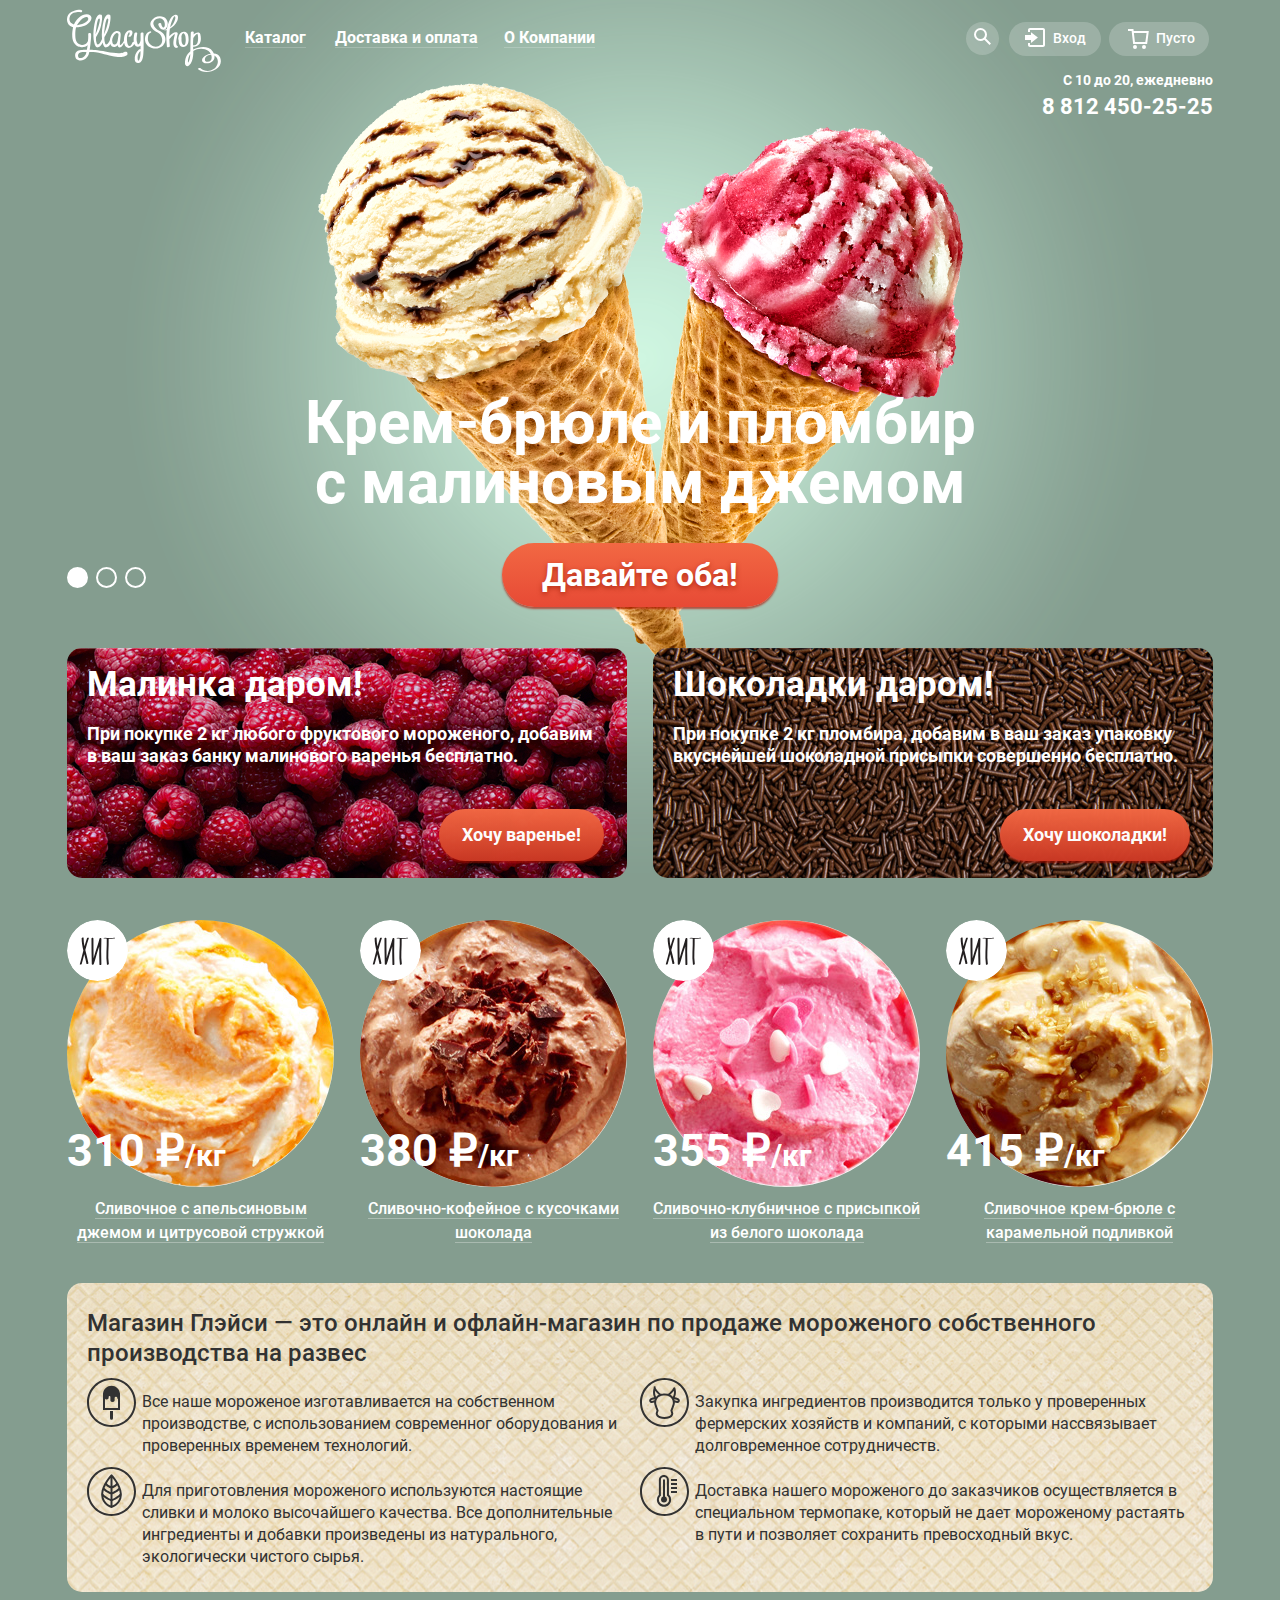
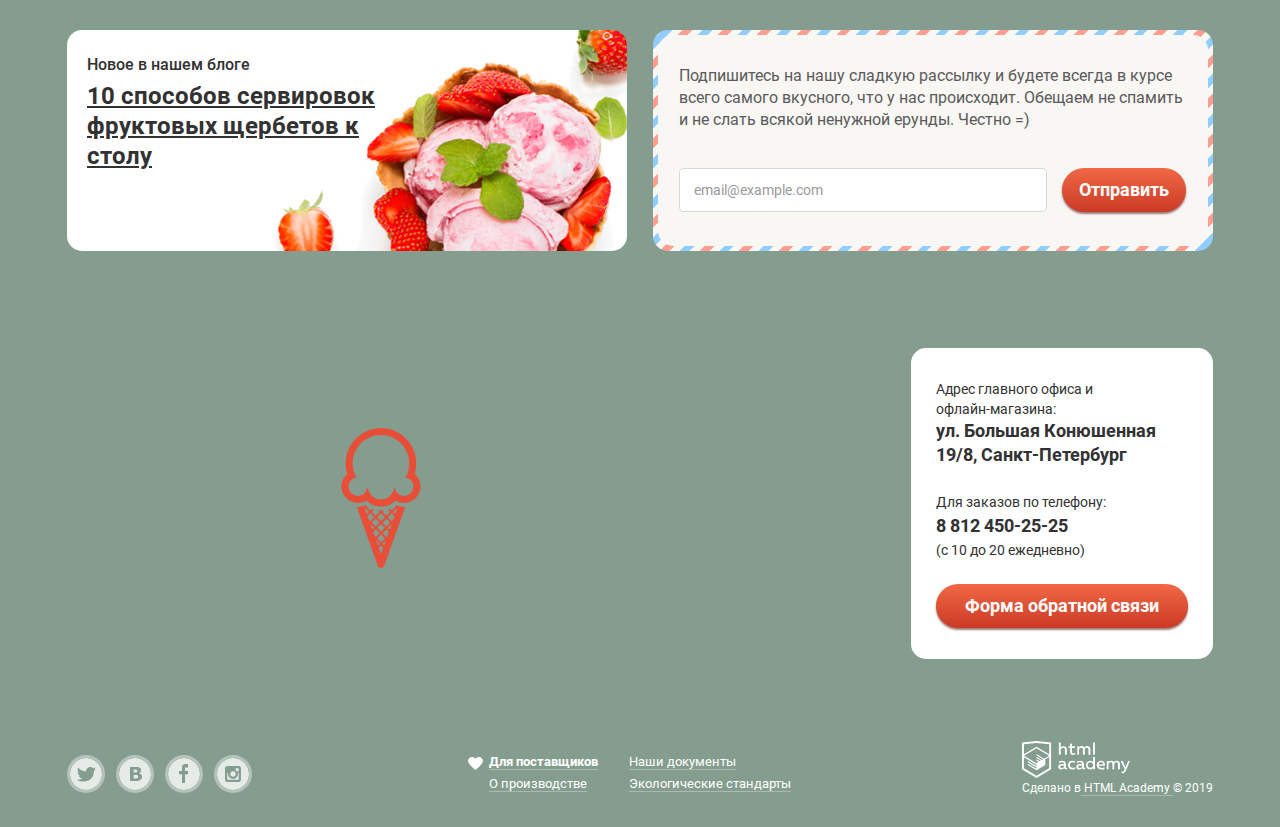
<file: index.html>
<!DOCTYPE html>
<html lang="ru">

<head>
  <meta charset="utf-8">
  <title>HTML Academy: Глейси</title>
  <link href="css/normalize-min.css" rel="stylesheet">
  <link href="css/style-min.css" rel="stylesheet">
 </head>

<body>
  <input class="visually-hidden product-1" type="radio" id="product-1" name="toggle" checked>
  <input class="visually-hidden product-2" type="radio" id="product-2" name="toggle">
  <input class="visually-hidden product-3" type="radio" id="product-3" name="toggle">

  <div class="site-wrapper">
    <header class="main-header">
      <div class="container">
        <nav class="main-navigation">

          <a class="main-header-logo" href="index.html">
            <img src="img/logo.svg" width="154" height="64" alt="Логотип Глейсишопа">
          </a>

          <ul class="site-navigation list">
            <li class="site-nav catalog-open">
              <a href="catalog-item.html">Каталог</a>
              <ul class="catalog-list">
                <li class="catalog novelty"><a href="#">Новинки</a></li>
                <li class="catalog"><a href="catalog-item.html">Сливочное</a></li>
                <li class="catalog"><a href="#">Щербеты</a></li>
                <li class="catalog"><a href="#">Фруктовый лед</a></li>
                <li class="catalog last-product"><a href="#">Мелорин</a></li>
              </ul>
            </li>
            <li class="site-nav"><a href="delivery.html">Доставка и оплата</a></li>
            <li class="site-nav"><a href="aboutus.html">О Компании</a></li>
          </ul>

          <ul class="user-navigation list">
            <li class="search-open">
              <button type="button" class="button btn-search">
                <span class="visually-hidden">Поиск</span>
                <svg  width="17" height="17" viewBox="0 0 17 17"><path fill="#fff" d="M16.958 15.527L11.75 10.32A6.455 6.455 0 0 0 13 6.5 6.5 6.5 0 1 0 6.5 13a6.465 6.465 0 0 0 3.839-1.263l5.205 5.204 1.414-1.414zM6.5 11C4.019 11 2 8.981 2 6.5S4.019 2 6.5 2 11 4.019 11 6.5 8.981 11 6.5 11z" /></svg>
              </button>
              <form action="https://echo.htmlacademy.ru" method="get" class="form-search">
                <label for="search" class="visually-hidden">Поиск</label>
                <input type="search" class="site-search text-search-login" name="search" id="search" placeholder="Крем-брюле">
              </form>
            </li>

            <li class="enter-open">
              <button type="button" class="button btn-enter">
                <svg width="21" height="19" viewBox="0 0 21 19"><g fill="#fff"><path d="M6 14.875L12.917 9.5 6 4.125v2.917H-.042v4.917H6z" /><path d="M18 0H5C3.9 0 3 .9 3 2v2h2V2h13v15H5v-2H3v2c0 1.1.9 2 2 2h13c1.1 0 2-.9 2-2V2c0-1.1-.9-2-2-2z" /></g></svg>
                Вход
              </button>
              <form action="https://echo.htmlacademy.ru" method="post" class="form-login">
                <label for="email" class="visually-hidden">Электронная почта</label>
                <input type="email" class="email-login text-search-login" name="email" id="email" placeholder="email@example.com">
                <label for="password" class="visually-hidden">Пароль</label>
                <input type="password" class="password-login text-search-login" name="password" id="password" placeholder="••••••••">
                <div class="columns">
                  <button type="submit" class="red-button btn-login">Войти</button>
                  <div class="lost-password">
                    <a href="#">Забыли пароль?</a>
                    <a href="#">Новая регистрация</a>
                  </div>
                </div>
              </form>
            </li>

            <li>
              <button type="button" class="button btn-empty">
                <svg width="21" height="20" viewBox="0 0 21 20"><g fill="#FFF"><path d="M5.657 2.031L5.422 0H0v2h3.64l1.5 13h13.988l1.699-12.969H5.657zM17.372 13H6.922L5.888 4.031h12.66L17.372 13z" /><circle cx="6.984" cy="18" r="2" /><circle cx="15.984" cy="18" r="2" /></g></svg>
                Пусто
              </button>
            </li>
          </ul>

        </nav>
      </div>
    </header>

    <main>

      <div class="container work-information-box">
        <div class="work-information">
          <p class="time-inform">С 10 до 20, ежедневно</p>
          <a class="tel-inform" href="tel:88124502525">8 812 450-25-25</a>
        </div>
      </div>

      <div class="container">
        <section class="slider list">
          <div class="slider-controls">
            <label for="product-1">Первый</label>
            <label for="product-2">Второй</label>
            <label for="product-3">Третий</label>
          </div>
          <ul class="list">
            <li class="slider-item slide" id="slide1">
              <h2 class="slide-title">
                Крем-брюле и пломбир с малиновым джемом
              </h2>
              <a class="slide-button" href="#">Давайте оба!</a>
            </li>
            <li class="slider-item slide" id="slide2">
              <h2 class="slide-title">
                Шоколадный пломбир и лимонный сорбет
              </h2>
              <a class="slide-button" href="#">Давайте оба!</a>
            </li>
            <li class="slider-item slide" id="slide3">
              <h2 class="slide-title">
                Пломбир с помадкой и клубничный щербет
              </h2>
              <a class="slide-button" href="#">Давайте оба!</a>
            </li>
          </ul>
        </section>
      </div>

      <div class="container">
        <div class="banners">
          <section class="raspberries-banner list">
            <h3 class="caption-banner">Малинка даром!</h3>
            <p class="offer-banner">При покупке 2 кг любого фруктового мороженого, добавим в ваш заказ банку малинового варенья бесплатно.</p>
            <p class="right-note list"><a href="#" class="red-button btn-buy">Хочу варенье!</a></p>
          </section>
          <section class="chocolate-banner list">
            <h3 class="caption-banner">Шоколадки даром!</h3>
            <p class="offer-banner">При покупке 2 кг пломбира, добавим в ваш заказ упаковку вкуснейшей шоколадной присыпки совершенно бесплатно.</p>
            <p class="right-note"><a href="#" class="red-button btn-buy">Хочу шоколадки!</a></p>
          </section>
        </div>
      </div>

      <div class="container-catalog">
        <section>
          <h4 class="visually-hidden">Каталог товаров</h4>
          <ul class="product-list list">
            <li class="product-item">
              <article class="product">
                <img class="product-hit" src="img/hit.svg" width="61" height="61" alt="Хит">
                <img src="img/product-1.jpg" width="267" height="267" alt="Сливочное с апельсиновым джемом и цитрусовой стружкой">
                <p class="product-cost">310 ₽<span>/кг</span></p>
                <h3 class="product-title"><a class="product-offer link" href="#">Сливочное с апельсиновым джемом и цитрусовой стружкой</a></h3>
                <a href="#" class="red-button btn-product">Быстрый просмотр</a>
              </article>
            </li>
            <li class="product-item">
              <article class="product">
                <img class="product-hit" src="img/hit.svg" width="61" height="61" alt="Хит">
                <img src="img/product-2.jpg" width="267" height="267" alt="Сливочно-кофейное с кусочками шоколада">
                <p class="product-cost">380 ₽<span>/кг</span></p>
                <h3 class="product-title"><a class="product-offer link" href="#">Сливочно-кофейное с кусочками шоколада</a></h3>
                <a href="#" class="red-button btn-product">Быстрый просмотр</a>
              </article>
            </li>
            <li class="product-item">
              <article class="product">
                <img class="product-hit" src="img/hit.svg" width="61" height="61" alt="Хит">
                <img src="img/product-3.jpg" width="267" height="267" alt="Сливочно-клубничное с  присыпкой из белого шоколада">
                <p class="product-cost">355 ₽<span>/кг</span></p>
                <h3 class="product-title"><a class="product-offer link" href="#">Сливочно-клубничное с присыпкой из белого шоколада</a></h3>
                <a href="#" class="red-button btn-product">Быстрый просмотр</a>
              </article>
            </li>
            <li class="product-item">
              <article class="product">
                <img class="product-hit" src="img/hit.svg" width="61" height="61" alt="Хит">
                <img src="img/product-4.jpg" width="267" height="267" alt="Сливочное крем-брюле с карамельной подливкой">
                <p class="product-cost">415 ₽<span>/кг</span></p>
                <h3 class="product-title"><a class="product-offer link" href="#">Сливочное крем-брюле с карамельной подливкой</a></h3>
                <a href="#" class="red-button btn-product">Быстрый просмотр</a>
              </article>
            </li>
          </ul>
        </section>
      </div>

      <div class="container-advantages">
        <section class="advantages">
          <h1 class="page-title"> Магазин Глэйси — это онлайн и офлайн-магазин по продаже мороженого собственного производства на развес</h1>
          <ul class="advantages-list list">
            <li class="advantage-production">
              Все наше мороженое изготавливается на собственном производстве, с использованием современног оборудования и проверенных временем технологий.
            </li>
            <li class="advantage-partners">
              Закупка ингредиентов производится только у проверенных фермерских хозяйств и компаний, с которыми нассвязывает долговременное сотрудничеств.
            </li>
            <li class="advantage-eco">
              Для приготовления мороженого используются настоящие сливки и молоко высочайшего качества. Все дополнительные ингредиенты и добавки произведены из натурального, экологически чистого сырья.
            </li>
            <li class="advantage-delivery">
              Доставка нашего мороженого до заказчиков осуществляется в специальном термопаке, который не дает мороженому растаять в пути и позволяет сохранить превосходный вкус.
            </li>
          </ul>
        </section>
      </div>

      <div class="container">
        <div class="news-subscribe">
          <article class="news">
            <p class="note">Новое в нашем блоге</p>
            <a class="ten-ways" href="https://ten-ways.com">10 способов сервировок фруктовых щербетов к столу</a>
          </article>
          <section class="subscribe">
            <h5 class="visually-hidden">Рассылка</h5>
            <form class="subscribe-bg" action="https://echo.htmlacademy.ru" method="post">
              <p class="post-text">
                Подпишитесь на нашу сладкую рассылку и будете всегда в курсе всего самого вкусного, что у нас
                происходит. Обещаем не спамить и не слать всякой ненужной ерунды. Честно =)
              </p>
              <div class="columns-post">
                <label for="mailing" class="visually-hidden">Рассылка</label>
                <input class="email-example text-login" type="email" name="mailing" id="mailing" placeholder="email@example.com">
                <button type="submit" class="red-button btn-email">Отправить</button>
              </div>
            </form>
          </section>
        </div>
      </div>
      
      <section class="contacts">
        <div class="map">
        <h6 class="visually-hidden">Карта</h6>
        <iframe src="https://www.google.com/maps/embed?pb=!1m18!1m12!1m3!1d1998.6036253002806!2d30.320858715677204!3d59.93871916905467!2m3!1f0!2f0!3f0!3m2!1i1024!2i768!4f13.1!3m3!1m2!1s0x4696310fca145cc1%3A0x42b32648d8238007!2z0JHQvtC70YzRiNCw0Y8g0JrQvtC90Y7RiNC10L3QvdCw0Y8g0YPQuy4sIDE5LzgsINCh0LDQvdC60YIt0J_QtdGC0LXRgNCx0YPRgNCzLCAxOTExODY!5e0!3m2!1sru!2sru!4v1584783902827!5m2!1sru!2sru" width="1880" height="430" allowfullscreen></iframe> 
        <img src="img/map-background.png" width="1880" height="430" alt="Главный офис и офлайн-магазин на карте по адресу ул. Большая Конюшенная, д. 19/8, г. Санкт-Петербург">
        <img class="icon-ice-cream" src="img/pin.svg" width="80" height="140" alt="Вкусная мороженка"> 
        </div>
        <div class="container-map">
          <section class="contacts-info">
            <p class="address-office">
              Адрес главного офиса
              и офлайн-магазина:
            </p>
            <span class="street-office"> ул. Большая Конюшенная 19/8, Санкт-Петербург</span>
            <p class="address-phone">
              Для заказов по телефону:
              <a class="contact-phone" href="tel:88124502525">8 812 450-25-25</a>
              (с 10 до 20 ежедневно)
            </p>
            <a href="#" class="red-button btn-feedback">Форма обратной связи</a>
          </section>
        </div>
      </section>  
      
    </main>

    <div class="container">
      <footer class="main-footer list">

        <ul class="footer-social list">
          <li><a href="#" class="social social-tw"><span class="visually-hidden">Твиттер</span></a></li>
          <li><a href="#" class="social social-vk"> <span class="visually-hidden">Вконтакте</span></a></li>
          <li><a href="#" class="social social-fs"> <span class="visually-hidden">Фейсбук</span></a></li>
          <li><a href="#" class="social social-inst"> <span class="visually-hidden">Инстаграм</span></a></li>
        </ul>

        <ul class="information-list list">
          <li class="information-for-suppliers"><a class="link" href="#">Для поставщиков</a></li>
          <li class="information-about-us"><a class="link" href="#">Наши документы</a></li>
          <li class="information-about-us"><a class="link" href="#">О производстве</a></li>
          <li class="information-about-us"><a class="link" href="#">Экологические стандарты</a></li>
        </ul>

        <p class="html-academy">
          <a href="https://htmlacademy.ru/intensive/htmlcss"><img class="logo-html" src="img/logo-htmlacademy.svg" width="108" height="39" alt="HTML Academy"></a>
          Сделано в<a class="link" href="https://htmlacademy.ru/intensive/htmlcss"> HTML Academy </a>© 2019
        </p>

      </footer>
    </div>

    <section class="feedback-form">
      <form class="response-form" action="https://echo.htmlacademy.ru" method="post">
        <p class="response-title">Мы обязательно вам ответим!</p>
        <ul class="list">
          <li>
             <label for="feedback-name" class="visually-hidden">Имя Фамилия</label>
             <input class="response-data text-response" type="text" name="feedback-name" id="feedback-name" placeholder="Имя Фамилия">
          </li>
          <li>
             <label for="feedback-email" class="visually-hidden">Почта</label>
             <input class="response-data text-response" type="email" name="feedback-email" id="feedback-email" placeholder="email@example.com">
          </li>
          <li>
             <label for="fieldback-comment" class="visually-hidden">Комментарий</label>
             <textarea class="response-comment text-response-textarea" name="fieldback-comment" id="fieldback-comment" rows="5" placeholder="В свободной форме"></textarea>
          </li>
        </ul>
        <button type="submit" class="red-button btn-send">Отправить</button>
        <button type="button" class="btn-close"><span class="visually-hidden"> Закрыть окно</span></button>
      </form>
    </section> 

  </div> 
  
  <script src="js/script-min.js"></script>

</body>

</html>
</file>
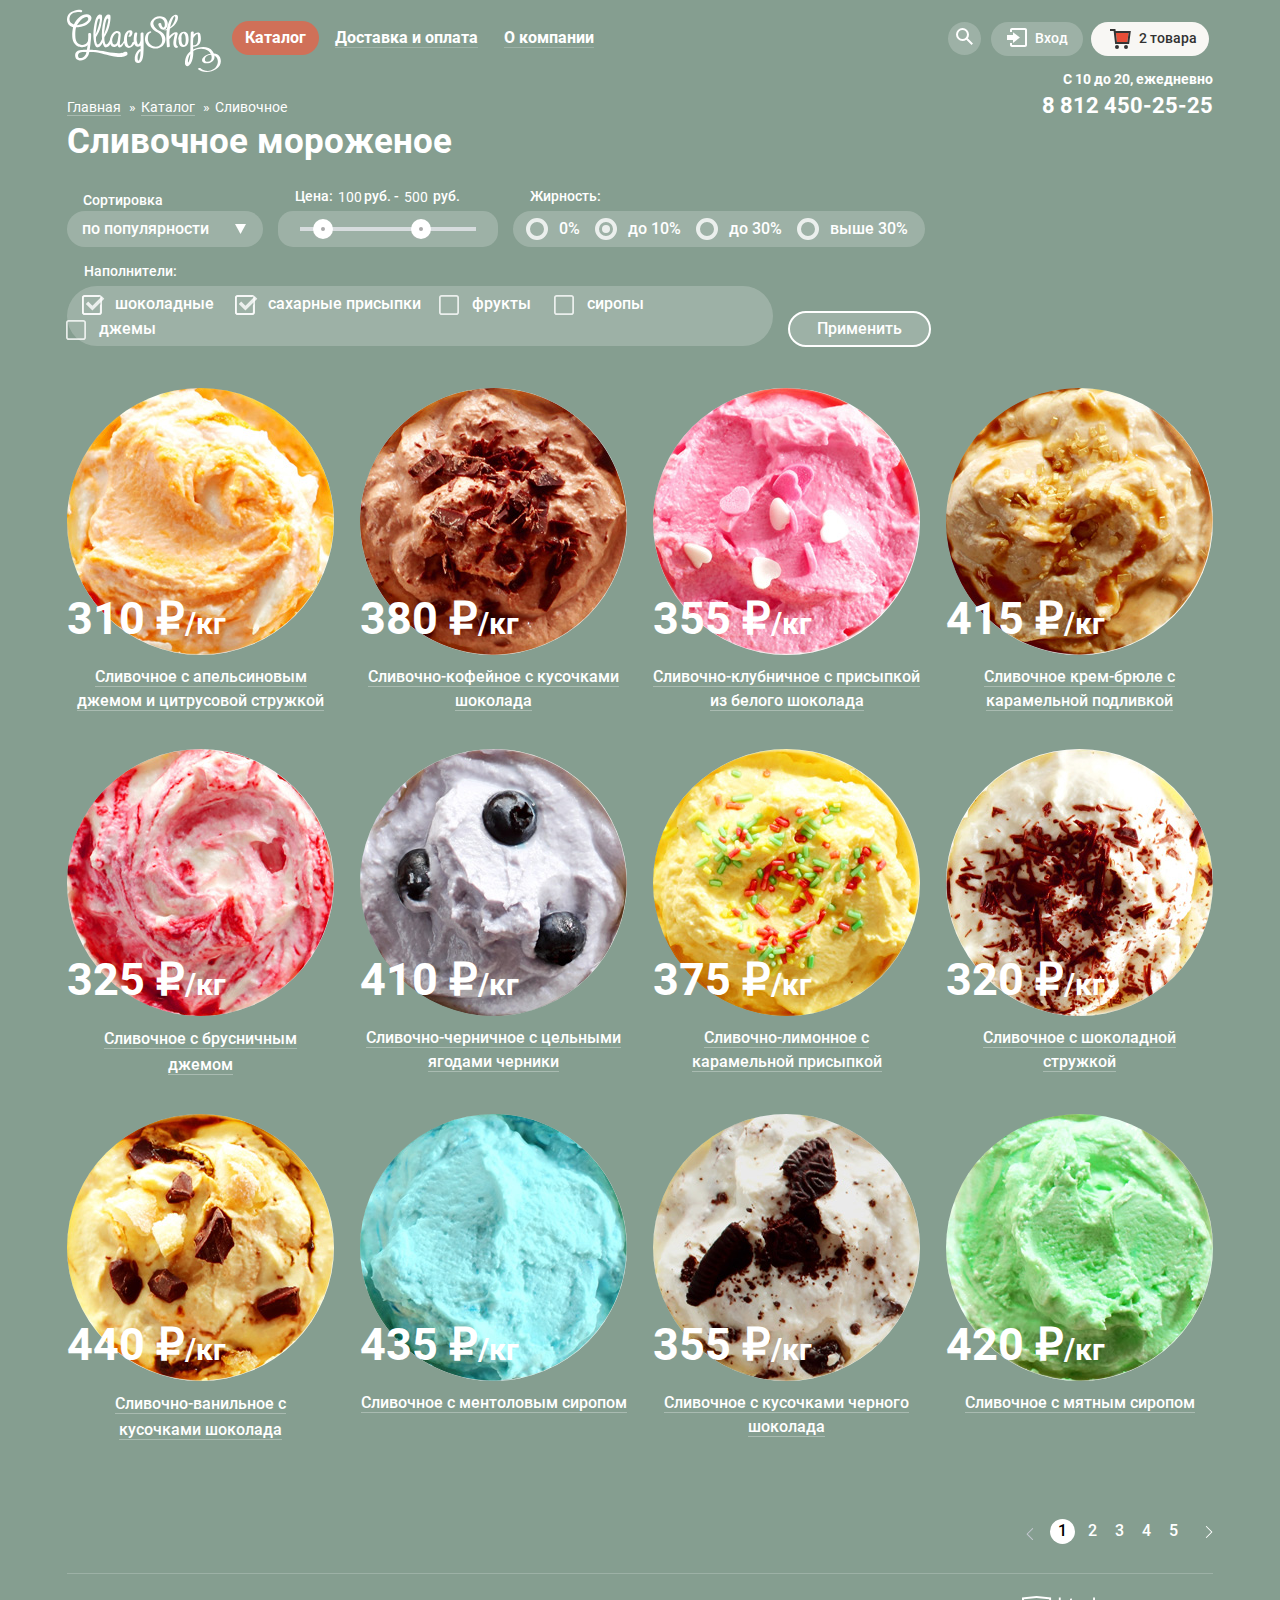
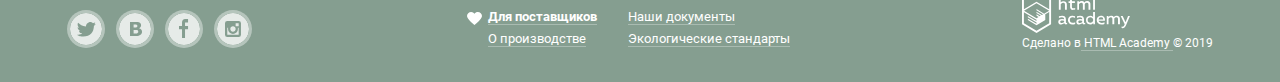
<file: catalog-item.html>
<!DOCTYPE html>
<html lang="ru">

<head>
  <meta charset="utf-8">
  <title>HTML Academy: Глейси</title>
  <link href="css/normalize-min.css" rel="stylesheet">
  <link href="css/style-min.css" rel="stylesheet">
</head>

<body>
  <header class="main-header">
    <div class="container">
      <nav class="main-navigation">

        <a href="index.html">
          <img src="img/logo.svg" width="154" height="64" alt="Логотип Глейсишопа">
        </a>

        <ul class="site-navigation list">
          <li class="site-nav catalog-open">
            <a class="site-nav-current" href="catalog-item.html">Каталог</a>
            <ul class="catalog-list catalog-list-current">
              <li class="catalog novelty"><a href="#">Новинки</a></li>
              <li class="catalog catalog-current"><a href="#">Сливочное</a></li>
              <li class="catalog"><a href="#">Щербеты</a></li>
              <li class="catalog"><a href="#">Фруктовый лед</a></li>
              <li class="catalog last-product"><a href="#">Мелорин</a></li>
            </ul>
          </li>
          <li class="site-nav"><a href="delivery.html">Доставка и оплата</a></li>
          <li class="site-nav"><a href="aboutus.html">О компании</a></li>
        </ul>

        <ul class="user-navigation list">
          <li class="search-open">
            <button type="button" class="button btn-search">
              <span class="visually-hidden">Поиск</span>
              <svg  width="17" height="17" viewBox="0 0 17 17"><path fill="#fff" d="M16.958 15.527L11.75 10.32A6.455 6.455 0 0 0 13 6.5 6.5 6.5 0 1 0 6.5 13a6.465 6.465 0 0 0 3.839-1.263l5.205 5.204 1.414-1.414zM6.5 11C4.019 11 2 8.981 2 6.5S4.019 2 6.5 2 11 4.019 11 6.5 8.981 11 6.5 11z" /></svg>
            </button>
            <form action="https://echo.htmlacademy.ru" class="form-search" method="get">
              <label for="search" class="visually-hidden">Поиск</label>
              <input type="search" class="site-search text-search-login" name="search" id="search" placeholder="Крем-брюле">
            </form>
          </li>

          <li class="enter-open">
            <button type="button" class="button btn-enter">
              <svg  width="21" height="19" viewBox="0 0 21 19"><g fill="#fff"><path d="M6 14.875L12.917 9.5 6 4.125v2.917H-.042v4.917H6z" /> <path d="M18 0H5C3.9 0 3 .9 3 2v2h2V2h13v15H5v-2H3v2c0 1.1.9 2 2 2h13c1.1 0 2-.9 2-2V2c0-1.1-.9-2-2-2z" /></g></svg>
              Вход
            </button>
            <form action="https://echo.htmlacademy.ru" class="form-login" method="post">
              <label for="email" class="visually-hidden">Электронная почта</label>
              <input type="email" class="email-login text-search-login" name="email" id="email" placeholder="email@example.com">
              <label for="password" class="visually-hidden">Пароль</label>
              <input type="password" class="password-login text-search-login" name="password" id="password" placeholder="••••••••">
              <div class="columns">
                <button type="submit" class="red-button btn-login">Войти</button>
                <div class="lost-password">
                  <a href="#">Забыли пароль?</a>
                  <a href="#">Новая регистрация</a>
                </div>
              </div>
            </form>
          </li>

          <li class="basket-open">
            <button type="button" class="button btn-empty btn-full">
              <svg  width="21" height="20" viewBox="0 0 21 20"><path fill="#E84D37" d="M5.888 4.031L6.922 13h10.45l1.176-8.969z" /><circle fill="#343434" cx="6.984" cy="18" r="2" /><circle fill="#343434" cx="15.984" cy="18" r="2" /><path fill="#343434" d="M5.657 2.031L5.422 0H0v2h3.64l1.5 13h13.988l1.699-12.969H5.657zM17.372 13H6.922L5.888 4.031h12.66L17.372 13z" /></svg>
              2 товара
            </button>
            <div class="basket-box">
              <table class="table-width">
                <tbody class="table-underline">
                  <tr>
                    <td class="cell-one"><button type="button" class="icon-small-cross"><span class="visually-hidden">Удалить товар из корзины</span></button></td>
                    <td class="cell-two"><img src="img/product-1.jpg" width="33" height="33" alt="Сливочное с апельсиновым джемом и цитрусовой стружкой"></td>
                    <td class="cell-three">Пломбир с апельсиновым джемом</td>
                    <td class="cell-four">1,5 кг х <span class="pale">200 руб.</span></td>
                    <td class="cell-five">300 руб.</td>
                  </tr>
                  <tr>
                    <td class="cell-six"><button type="button" class="icon-small-cross"><span class="visually-hidden">Удалить товар из корзины</span></button></td>
                    <td class="cell-seven"><img src="img/product-3.jpg" width="33" height="33" alt="Сливочно-клубничное с  присыпкой из белого шоколада"></td>
                    <td class="cell-eight">Клубничный пломбир с присыпкой из белого шоколада</td>
                    <td class="cell-nine">1,5 кг х <span class="pale">200 руб.</span></td>
                    <td class="cell-ten">450 руб.</td>
                  </tr>
                </tbody>
                <tfoot>
                  <tr>
                    <td class="cell-eleven" colspan="5">Итого:750 руб.</td>
                  </tr>
                </tfoot>
              </table>
              <a href="#" class="red-button btn-checkout">Оформить заказ</a>
            </div>
          </li>
        </ul>

      </nav>
    </div>
  </header>

  <main>
    <div class="container information-breadcrumbs-box">
      <ul class="breadcrumbs list">
        <li><a class="link" href="index.html">Главная</a></li>
        <li><a class="link" href="catalog.html">Каталог</a></li>
        <li><a>Сливочное</a></li>
      </ul>
      <div class="work-information">
        <p class="time-inform">С 10 до 20, ежедневно</p>
        <a class="tel-inform" href="tel:88124502525">8 812 450-25-25</a>
      </div>        
    </div>

    <div class="container">
      <h1 class="subject">Сливочное мороженое</h1>
      <section>
        <h4 class="visually-hidden">Фильтры мороженного</h4>
        <form action="https://echo.htmlacademy.ru" class="filter-form" method="get">

          <fieldset class="filter-qualification list filter-sorting">
            <label for="sorting">Сортировка</label>
            <select name="sorting" id="sorting" class="option">
              <option value="по популярности">по популярности</option>
              <option value="сначала недорогие">сначала недорогие</option>
              <option value="сначала дорогие">сначала дорогие</option>
              <option value="по жирности">по жирности</option>
            </select>
          </fieldset>

          <fieldset class="filter-qualification list">
            <legend class="price-controls">
                Цена:
                <input name="min-price" type="number" value="100">руб. -
                <input name="max-price" type="number" value="500"> руб. 
            </legend>
            <div class="range-controls">
              <div class="scale">
                <div class="toggle toggle-min"></div>
                <div class="toggle toggle-max"></div>
              </div>
            </div>
          </fieldset>

          <fieldset class="filter-qualification list filter-fat">
            <legend>Жирность:</legend>
            <ul class="list">
              <li>
                <input class="visually-hidden" type="radio" name="richness" id="fat-zero" value="0%">
                <label for="fat-zero">0%</label>
              </li>
              <li>
                <input class="visually-hidden" type="radio" name="richness" id="fat-low" value="до 10%" checked>
                <label for="fat-low">до 10%</label>
              </li>
              <li>
                <input class="visually-hidden" type="radio" name="richness" id="fat-medium" value="до 30%">
                <label for="fat-medium">до 30%</label>
              </li>
              <li>
                <input class="visually-hidden" type="radio" name="richness" id="fat-high" value="выше 30%">
                <label for="fat-high">выше 30%</label>
              </li>
            </ul>
          </fieldset>

          <fieldset class="filter-qualification-filler list filter-filler">
            <legend>Наполнители:</legend>
            <ul class="list">
              <li>
                <input class="visually-hidden" type="checkbox" name="chocolate-filler" id="chocolate-filler" checked>
                <label for="chocolate-filler">шоколадные</label>
              </li>
              <li>
                <input class="visually-hidden" type="checkbox" name="sugar-filler" id="sugar-filler" checked>
                <label for="sugar-filler">сахарные присыпки</label>
              </li>
              <li>
                <input class="visually-hidden" type="checkbox" name="fruit" id="fruit">
                <label for="fruit">фрукты</label>
              </li>
              <li>
                <input class="visually-hidden" type="checkbox" name="syrups" id="syrups">
                <label for="syrups">сиропы</label>
              </li>
              <li>
                <input class="visually-hidden" type="checkbox" name="jams" id="jams">
                <label for="jams">джемы</label>
              </li>
            </ul>
          </fieldset>

          <button type="submit" class="btn-filter">Применить</button>

        </form>
      </section>
    </div>

    <div class="container-catalog">
      <section>
        <h2 class="visually-hidden"> Ассортимент мороженного </h2>
        <ul class="product-list list">
          <li class="product-item">
            <article class="product">
              <img src="img/product-1.jpg" width="267" height="267" alt="Сливочное с апельсиновым джемом и цитрусовой стружкой">
              <p class="product-cost"> 310 ₽<span>/кг</span></p>
              <h3 class="product-title"><a class="product-offer link" href="#">Сливочное с апельсиновым джемом и цитрусовой стружкой</a></h3>
              <a href="#" class="red-button btn-product">Быстрый просмотр</a>
            </article>
          </li>
          <li class="product-item">
            <article class="product">
              <img src="img/product-2.jpg" width="267" height="267" alt="Сливочно-кофейное с кусочками шоколада">
              <p class="product-cost"> 380 ₽<span>/кг</span></p>
              <h3 class="product-title"><a class="product-offer link" href="#">Сливочно-кофейное с кусочками шоколада</a></h3>
              <a href="#" class="red-button btn-product">Быстрый просмотр</a>
            </article>
          </li>
          <li class="product-item">
            <article class="product">
              <img src="img/product-3.jpg" width="267" height="267" alt="Сливочно-клубничное с  присыпкой из белого шоколада">
              <p class="product-cost">355 ₽<span>/кг</span></p>
              <h3 class="product-title"><a class="product-offer link" href="#">Сливочно-клубничное с присыпкой из белого шоколада</a></h3>
              <a href="#" class="red-button btn-product">Быстрый просмотр</a>
            </article>
          </li>
          <li class="product-item">
            <article class="product">
              <img src="img/product-4.jpg" width="267" height="267" alt="Сливочное крем-брюле с карамельной подливкой">
              <p class="product-cost"> 415 ₽<span>/кг</span></p>
              <h3 class="product-title"><a class="product-offer link" href="#">Сливочное крем-брюле с карамельной подливкой</a></h3>
              <a href="#" class="red-button btn-product">Быстрый просмотр</a>
            </article>
          </li>
          <li class="product-item">
            <article class="product">
              <img src="img/product-5.jpg" width="267" height="267" alt="Сливочное с брусничным джемом">
              <p class="product-cost">325 ₽<span>/кг</span></p>
              <h3 class="product-title-special"><a class="product-offer narrow-part link" href="#">Сливочное с брусничным джемом</a></h3>
              <a href="#" class="red-button btn-product">Быстрый просмотр</a>
            </article>
          </li>
          <li class="product-item">
            <article class="product">
              <img src="img/product-6.jpg" width="267" height="267" alt="Сливочно-черничное с цельными ягодами черники ">
              <p class="product-cost"> 410 ₽<span>/кг</span></p>
              <h3 class="product-title"><a class="product-offer link" href="#">Сливочно-черничное с цельными ягодами черники </a></h3>
              <a href="#" class="red-button btn-product">Быстрый просмотр</a>
            </article>
          </li>
          <li class="product-item">
            <article class="product">
              <img src="img/product-7.jpg" width="267" height="267" alt="Сливочно-лимонное с карамельной присыпкой">
              <p class="product-cost">375 ₽<span>/кг</span></p>
              <h3 class="product-title"><a class="product-offer link" href="#">Сливочно-лимонное с карамельной присыпкой</a></h3>
              <a href="#" class="red-button btn-product">Быстрый просмотр</a>
            </article>
          </li>
          <li class="product-item">
            <article class="product">
              <img src="img/product-8.jpg" width="267" height="267" alt="Сливочное с шоколадной стружкой">
              <p class="product-cost">320 ₽<span>/кг</span></p>
              <h3 class="product-title"><a class="product-offer link" href="#">Сливочное с шоколадной стружкой</a></h3>
              <a href="#" class="red-button btn-product">Быстрый просмотр</a>
            </article>
          </li>
          <li class="product-item">
            <article class="product">
              <img src="img/product-9.jpg" width="267" height="267" alt="Сливочно-ванильное с кусочками шоколада">
              <p class="product-cost"> 440 ₽<span>/кг</span></p>
              <h3 class="product-title-special"><a class="product-offer link" href="#">Сливочно-ванильное с кусочками шоколада</a></h3>
              <a href="#" class="red-button btn-product">Быстрый просмотр</a>
            </article>
          </li>
          <li class="product-item">
            <article class="product">
              <img src="img/product-10.jpg" width="267" height="267" alt="Сливочноe с ментоловым сиропом">
              <p class="product-cost">435 ₽<span>/кг</span></p>
              <h3 class="product-title"><a class="product-offer link" href="#">Сливочноe с ментоловым сиропом</a></h3>
              <a href="#" class="red-button btn-product">Быстрый просмотр</a>
            </article>
          </li>
          <li class="product-item">
            <article class="product">
              <img src="img/product-11.jpg" width="267" height="267" alt="Сливочное с кусочками черного шоколада">
              <p class="product-cost">355 ₽<span>/кг</span></p>
              <h3 class="product-title"><a class="product-offer link" href="#">Сливочное с кусочками черного шоколада</a></h3>
              <a href="#" class="red-button btn-product">Быстрый просмотр</a>
            </article>
          </li>
          <li class="product-item">
            <article class="product">
              <img src="img/product-12.jpg" width="267" height="267" alt="Сливочное с мятным сиропом">
              <p class="product-cost">420 ₽<span>/кг</span></p>
              <h3 class="product-title"><a class="product-offer link" href="#">Сливочное с мятным сиропом</a></h3>
              <a href="#" class="red-button btn-product">Быстрый просмотр</a>
            </article>
          </li>
        </ul>
      </section>
    </div>

    <div class="container">
      <ul class="pagination-list list">
        <li class="pagination-item arrow-prev"><a href="#"><span class="visually-hidden">Предыдущая страница</span></a></li>
        <li class="pagination-item pagination-current"><a>1</a></li>
        <li class="pagination-item"><a href="#">2</a></li>
        <li class="pagination-item"><a href="#">3</a></li>
        <li class="pagination-item"><a href="#">4</a></li>
        <li class="pagination-item"><a href="#">5</a></li>
        <li class="pagination-item arrow-next"><a  href="#"><span class="visually-hidden">Следующая страница</span></a>
        </li>
      </ul>
    </div>
  </main>

  <div class="container">
    <footer class="main-footer footer-catalog">

      <ul class="footer-social list">
        <li><a href="#" class="social social-tw"><span class="visually-hidden">Твиттер</span></a></li>
        <li><a href="#" class="social social-vk"> <span class="visually-hidden">Вконтакте</span></a></li>
        <li><a href="#" class="social social-fs"> <span class="visually-hidden">Фейсбук</span></a></li>
        <li><a href="#" class="social social-inst"> <span class="visually-hidden">Инстаграм</span></a></li>
      </ul>

      <ul class="information-list special-style">
        <li class="information-for-suppliers special-style"><a class="link" href="#">Для поставщиков</a></li>
        <li class="information-about-us special-style"><a class="link" href="#">Наши документы</a></li>
        <li class="information-about-us"><a class="link" href="#">О производстве</a></li>
        <li class="information-about-us"><a class="link" href="#">Экологические стандарты</a></li>
      </ul>

      <p class="html-academy">
        <a href="https://htmlacademy.ru/intensive/htmlcss"><img class="logo-html" src="img/logo-htmlacademy.svg" width="108" height="39" alt="HTML Academy"></a>
          Сделано в<a class="link" href="https://htmlacademy.ru/intensive/htmlcss"> HTML Academy </a>© 2019
      </p>

    </footer>
  </div>

</body>

</html>
</file>
<file: css/style-min.css>
@font-face{font-family:"Roboto";font-style:normal;font-weight:400;src:local(Roboto),local(Roboto-Regular),url(../fonts/roboto-v20-cyrillic-regular.woff2) format("woff2"),url(../fonts/roboto-v20-cyrillic-regular.woff) format("woff")}@font-face{font-family:"Roboto";font-style:normal;font-weight:500;src:local("Roboto Medium"),local(Roboto-Medium),url(../fonts/roboto-v20-cyrillic-500.woff2) format("woff2"),url(../fonts/roboto-v20-cyrillic-500.woff) format("woff")}@font-face{font-family:"Roboto";font-style:normal;font-weight:700;src:local("Roboto Bold"),local(Roboto-Bold),url(../fonts/roboto-v20-cyrillic-700.woff2) format("woff2"),url(../fonts/roboto-v20-cyrillic-700.woff) format("woff")}body{margin:0;padding:0;font-family:"Roboto","Arial",sans-serif;font-size:16px;font-weight:500;line-height:1.38;color:#fff;background-color:#859e90}html{-webkit-box-sizing:border-box;box-sizing:border-box}*,::before,::after{-webkit-box-sizing:inherit;box-sizing:inherit}.list{margin:0;padding:0;list-style:none}.visually-hidden{position:absolute;margin:-1px;padding:0;width:1px;height:1px;border:0;clip:rect(0,0,0,0);overflow:hidden}.link{text-decoration:none;color:#fff;border-bottom:1px solid rgba(255,255,255,.3)}.link:hover,.link:focus,.link:active{color:#ffbc9e;border-bottom:1px solid #ffbc9e}.container{position:relative;width:1200px;margin:0 auto;padding:0 27px}.container-catalog{width:1172px;margin:0 auto}.container-advantages{width:1200px;margin:0 auto}.container-map{position:relative;width:1200px;margin:0 auto}.red-button{display:inline-block;font-size:18px;font-weight:700;line-height:1.33;color:#fefefe;opacity:.99;text-align:center;border-radius:15px;background-color:#e74a35;-webkit-box-shadow:0 2px 2px 0 rgba(85,8,0,0.54);box-shadow:0 2px 2px 0 rgba(85,8,0,0.54);background-image:-webkit-gradient(linear,left bottom,left top,from(#ca3824),to(#f26843));background-image:-o-linear-gradient(bottom,#ca3824,#f26843);background-image:linear-gradient(to top,#ca3824,#f26843);border-radius:15px;background-color:#e74a35;vertical-align:middle;border:none}.red-button:hover,.red-button:focus{-webkit-box-shadow:0 1px 2px 0 #ac1000;box-shadow:0 1px 2px 0 #ac1000;background-image:-webkit-gradient(linear,left top,left bottom,from(rgba(255,255,255,0.2)),to(rgba(255,255,255,0.2))),-webkit-gradient(linear,left bottom,left top,from(#e74a35),to(#f26843));background-image:-o-linear-gradient(top,rgba(255,255,255,0.2),rgba(255,255,255,0.2)),-o-linear-gradient(bottom,#e74a35,#f26843);background-image:linear-gradient(to bottom,rgba(255,255,255,0.2),rgba(255,255,255,0.2)),linear-gradient(to top,#e74a35,#f26843)}.red-button:active{-webkit-box-shadow:inset 0 2px 2px 0 #942718;box-shadow:inset 0 2px 2px 0 #942718;background-image:-webkit-gradient(linear,left top,left bottom,from(rgba(0,0,0,0.07)),to(rgba(0,0,0,0.07))),-webkit-gradient(linear,left bottom,left top,from(#e74a35),to(#f26843));background-image:-o-linear-gradient(top,rgba(0,0,0,0.07),rgba(0,0,0,0.07)),-o-linear-gradient(bottom,#e74a35,#f26843);background-image:linear-gradient(to bottom,rgba(0,0,0,0.07),rgba(0,0,0,0.07)),linear-gradient(to top,#e74a35,#f26843)}.button{display:inline-block;font-size:14px;font-weight:500;line-height:1.14;color:#fff;text-align:center;vertical-align:middle;border-radius:15px;border:none}.site-wrapper::before,.site-wrapper::after{content:"";visibility:hidden}.site-wrapper::before{background-image:url(../img/slider-item2.png)}.site-wrapper::after{background-image:url(../img/slider-item3.png)}.site-wrapper{min-width:100%;background-color:#849d8f;background-image:url(../img/slider-item1.png);background-repeat:no-repeat;background-position:top center;-webkit-transition:background-image .5s ease,background-color .5s ease;-o-transition:background-image .5s ease,background-color .5s ease;transition:background-image .5s ease,background-color .5s ease}.slider{position:relative;padding-top:274px;padding-bottom:41px;text-align:center;color:#fff}.slide-title{width:700px;margin:0 auto;margin-bottom:30px;font-size:60px;line-height:60px;font-weight:800}.slide-button{display:inline-block;padding:10px 40px;font-weight:700;font-size:32px;line-height:1.38;text-align:center;color:#fff;vertical-align:top;text-decoration:none;text-shadow:0 2px 5px rgba(160,32,11,0.76);background:#f26843;border-radius:50px;background:-webkit-gradient(linear,left top,left bottom,from(#f26843),to(#e74a35));background:-o-linear-gradient(top,#f26843 0%,#e74a35 100%);background:linear-gradient(to bottom,#f26843 0%,#e74a35 100%);-webkit-box-shadow:0 2px 2px rgba(172,16,0,0.64);box-shadow:0 2px 2px rgba(172,16,0,0.64);border:none;cursor:pointer}.slide-button:hover{-webkit-box-shadow:0 2px 2px 0 #ac1000;box-shadow:0 2px 2px 0 #ac1000;background-image:-webkit-gradient(linear,left top,left bottom,from(rgba(255,255,255,0.2)),to(rgba(255,255,255,0.2))),-webkit-gradient(linear,left bottom,left top,from(#e74a35),to(#f26843));background-image:-o-linear-gradient(top,rgba(255,255,255,0.2),rgba(255,255,255,0.2)),-o-linear-gradient(bottom,#e74a35,#f26843);background-image:linear-gradient(to bottom,rgba(255,255,255,0.2),rgba(255,255,255,0.2)),linear-gradient(to top,#e74a35,#f26843)}.slide-button:active{-webkit-box-shadow:inset 0 2px 2px 0 #942718;box-shadow:inset 0 2px 2px 0 #942718;background-image:-webkit-gradient(linear,left top,left bottom,from(rgba(0,0,0,0.07)),to(rgba(0,0,0,0.07))),-webkit-gradient(linear,left bottom,left top,from(#e74a35),to(#f26843));background-image:-o-linear-gradient(top,rgba(0,0,0,0.07),rgba(0,0,0,0.07)),-o-linear-gradient(bottom,#e74a35,#f26843);background-image:linear-gradient(to bottom,rgba(0,0,0,0.07),rgba(0,0,0,0.07)),linear-gradient(to top,#e74a35,#f26843)}.slider-controls{position:absolute;bottom:60px;left:0;z-index:20;font-size:0}.slide{display:none}.slider-controls label{display:inline-block;width:21px;height:21px;margin-right:8px;vertical-align:top;background-color:transparent;border:2px solid #fff;border-radius:50%;cursor:pointer}.product-1:checked ~ .site-wrapper{background-color:#849d8f;background-image:url(../img/slider-item1.png);background-position:top 0 center}.product-2:checked ~ .site-wrapper{background-color:#8996a6;background-image:url(../img/slider-item2.png);background-position:top 0 center}.product-3:checked ~ .site-wrapper{background-color:#9d8b84;background-image:url(../img/slider-item3.png);background-position:top 0 center}.product-1:checked ~ .site-wrapper #slide1,.product-2:checked ~ .site-wrapper #slide2,.product-3:checked ~ .site-wrapper #slide3{display:block}.product-1:hover ~ .site-wrapper label[for="product-1"],.product-2:hover ~ .site-wrapper label[for="product-2"],.product-3:hover ~ .site-wrapper label[for="product-3"]{background-color:rgba(255,255,255,0.4)}.product-1:active ~ .site-wrapper label[for="product-1"],.product-2:active ~ .site-wrapper label[for="product-2"],.product-3:active ~ .site-wrapper label[for="product-3"]{background-color:rgba(255,255,255)}.product-1:checked ~ .site-wrapper label[for="product-1"],.product-2:checked ~ .site-wrapper label[for="product-2"],.product-3:checked ~ .site-wrapper label[for="product-3"]{background-color:#fff}.main-header{margin-bottom:10px;padding-top:9px}.main-navigation{display:-webkit-box;display:-ms-flexbox;display:flex;-ms-flex-wrap:wrap;flex-wrap:wrap}.main-header-logo{width:154px;height:64px;margin-right:11px}.site-navigation{display:-webkit-box;display:-ms-flexbox;display:flex;flex-wrap:wrap;max-width:700px;margin-top:7px}.site-nav{position:relative;padding-top:5px}.site-nav > a{display:block;position:relative;padding:8px 13px;line-height:1.13;font-weight:700;color:#fff;text-decoration:none;border-radius:30px}.site-nav > a::before{content:"";position:absolute;top:26px;left:13px;height:1px;width:calc(100% - 26px);background-color:rgba(255,255,255,0.2)}.site-nav > a::after{content:"";position:absolute;bottom:-5px;left:0;width:100%;height:5px;background-color:transparent}.site-nav a:hover,.site-nav a:focus{color:#333;text-decoration:none;background-color:#f7f6f3}.site-nav > a:active{color:#323232;background-color:#ededed;box-shadow:inset 0 2px 1px 0 #696969}.site-nav-current{margin-left:11px;border-radius:30px;background-color:#d07058}.site-nav-current::before{display:none}.site-nav .site-nav-current:hover{color:#fff;background-color:#d07058}.catalog-open{margin-right:3px}.catalog-open:hover .catalog-list{display:block}.catalog-list{position:absolute;display:none;z-index:3;width:143px;top:43px;left:-5px;margin:0;padding:0;z-index:2;list-style:none;border-radius:5px;background-color:#f8f7f4;-webkit-box-shadow:0 20px 20px 0 rgba(0,0,0,0.4);box-shadow:0 20px 20px 0 rgba(0,0,0,0.4)}.catalog-list-current{position:absolute;top:43px;left:5px}.catalog a{display:block;padding:10px 20px;font-size:14px;font-weight:400;line-height:1.14;color:#323232;text-decoration:none}.last-product a{border-bottom-right-radius:5px;border-bottom-left-radius:5px}.catalog a:hover,.catalog a:focus{background-color:#fbded7}.catalog a:active{background-color:#f6b5a5}.catalog-current a{color:#fff;background-color:#d07058}.novelty > a{position:relative;font-weight:700;border-top-right-radius:5px;border-top-left-radius:5px}.novelty > a::after{position:absolute;content:"";bottom:0;left:5px;height:1px;width:128px;background-color:#d1d0ce}.user-navigation{display:-webkit-box;display:-ms-flexbox;display:flex;margin-top:13px;margin-left:auto}.user-navigation li{position:relative;margin:0 4px}.search-open,.enter-open{position:relative}.btn-search{margin-right:2px;width:33px;height:33px;border-radius:50px;background-color:rgba(255,255,255,0.2)}.btn-search::before{content:"";position:absolute;bottom:-5px;left:0;width:100%;height:5px;background-color:transparent}.btn-search:hover path{fill:#323232}.btn-enter{position:relative;padding:9px 15px 9px 44px;border-radius:30px;background-color:rgba(255,255,255,0.2)}.btn-enter::before{content:"";position:absolute;bottom:-5px;left:0;width:100%;height:5px;background-color:transparent}.btn-enter svg{position:absolute;top:6px;left:16px}.btn-enter:hover path{fill:#323232}.btn-empty{position:relative;padding:9px 14px 9px 47px;border-radius:30px;background-color:rgba(255,255,255,0.2)}.btn-empty svg{position:absolute;top:7px;left:19px}.btn-search:hover,.btn-enter:hover{color:#323232;background-color:#f8f7f4}.search-open:hover .form-search,.enter-open:hover .form-login{display:block}.form-search{position:absolute;display:none;z-index:3;top:37px;right:0;border-radius:5px;background-color:#f8f7f4;-webkit-box-shadow:0 20px 20px 0 rgba(0,0,0,0.4);box-shadow:0 20px 20px 0 rgba(0,0,0,0.4)}.site-search{margin:20px 15px;font-size:14px;padding:12px 14px;width:311px;border-radius:5px;border:solid 1px #d3d3d2;background-color:#fff}.form-login{position:absolute;display:none;top:37px;right:0;padding:21px 18px;z-index:3;border-radius:5px;background-color:#f8f7f4;-webkit-box-shadow:0 20px 20px 0 rgba(0,0,0,0.4);box-shadow:0 20px 20px 0 rgba(0,0,0,0.4)}.email-login{padding:12px 14px;font-size:14px;width:241px;border-radius:5px;border:1px solid #d3d3d2;background-color:#fff}.password-login{margin-top:20px;font-size:14px;padding:12px 14px;width:241px;border-radius:5px;border:1px solid #d3d3d2;background-color:#fff}.columns{display:-webkit-box;display:-ms-flexbox;display:flex;-webkit-box-align:center;-ms-flex-align:center;align-items:center}.lost-password{display:-webkit-box;display:-ms-flexbox;display:flex;-webkit-box-orient:vertical;-webkit-box-direction:normal;-ms-flex-direction:column;flex-direction:column;margin-top:18px}.lost-password a{font-size:13px;line-height:1.85;color:#323232}.lost-password a:hover,.lost-password a:focus,.lost-password a:active{color:#ffbc9e}.btn-login{margin-top:18px;margin-right:auto;padding:12px 25px;border-radius:30px}.text-search-login{font-weight:700;color:#323232;border:solid 1px rgba(178,178,178,0.52)}.text-search-login::-webkit-input-placeholder{font-weight:400;color:#999}.text-search-login::-moz-placeholder{font-weight:400;color:#999}.text-search-login:-ms-input-placeholder{font-weight:400;color:#999}.text-search-login::-ms-input-placeholder{font-weight:400;color:#999}.text-search-login::placeholder{font-weight:400;color:#999}.text-search-login:hover{padding:11px 13px;border:solid 2px rgba(154,154,154,0.52)}.text-search-login:focus{padding:11px 13px;color:#323232;border:solid 2px rgba(46,136,228,0.52)}.information-breadcrumbs-box{display:flex;justify-content:space-between;margin-top:-7px}.work-information-box{display:flex;justify-content:flex-end}.work-information{display:flex;flex-direction:column;margin-top:-26px}.time-inform{margin-bottom:6px;padding-top:2px;font-size:14px;font-weight:700;line-height:1.14;text-align:right;color:#fff}.tel-inform{font-size:22px;font-weight:700;line-height:1.09;text-align:right;color:#fff;text-decoration:none}.tel-inform:hover,.tel-inform:focus,.tel-inform:focus{color:#ffbc9e;text-decoration:underline}.banners{display:-webkit-box;display:-ms-flexbox;display:flex;-webkit-box-pack:justify;-ms-flex-pack:justify;justify-content:space-between;margin-bottom:34px}.raspberries-banner{width:560px;padding:17px 23px 17px 20px;font-size:18px;font-weight:700;line-height:1.22;border-radius:15px;background:#9e0f3d url(../img/raspberries-background.jpg) repeat}.chocolate-banner{width:560px;padding:17px 23px 17px 20px;font-size:18px;font-weight:700;line-height:1.22;border-radius:15px;background:#673d23 url(../img/chocolate-background.jpg) no-repeat}.caption-banner{margin:0;font-weight:700;font-size:35px;line-height:1.17;font-size:35px}.offer-banner{margin-top:17px;line-height:1.22;width:100%}.right-note{margin-top:42px;margin-bottom:0;text-align:right}.btn-buy{padding:14px 23px;color:rgba(255,255,255);opacity:.99;text-decoration:none;border-radius:30px;-webkit-box-shadow:0 2px 2px 0 rgba(172,16,0,0.64);box-shadow:0 2px 2px 0 rgba(172,16,0,0.64)}.product-list{display:-webkit-box;display:-ms-flexbox;display:flex;-ms-flex-wrap:wrap;flex-wrap:wrap}.product-item{width:25%;padding-top:2px}.product{position:relative;padding:6px 13px 66px;margin-bottom:-56px}.product img{border-radius:50%}.product:hover{width:100%;z-index:1;border-radius:5px;background-color:rgba(255,255,255,0.2);-webkit-box-shadow:0 20px 20px 0 rgba(0,0,0,0.4);box-shadow:0 20px 20px 0 rgba(0,0,0,0.4)}.product-hit{position:absolute;top:6px;left:auto;z-index:2;border-radius:50%}.product-cost{display:block;margin-top:-65px;margin-bottom:0;font-size:45px;font-weight:700;line-height:1}.product-cost span{font-size:30px;font-weight:700;line-height:1.5}.product-title{display:block;line-height:1.28;text-align:center}.product-title-special{max-width:198px;margin-left:34px;text-align:center}.product-offer{z-index:2;font-size:16px;font-weight:500;line-height:1.38;color:#fff;text-decoration:none;border-bottom:solid 1px rgba(255,255,255,.3)}.btn-product{display:none;position:absolute;bottom:22px;left:44px;padding:13px 17px;z-index:2;text-decoration:none;border-radius:30px;-webkit-box-shadow:0 1px 2px 0 #ac1000;box-shadow:0 1px 2px 0 #ac1000}.product:hover .btn-product{display:block}.advantages{padding:25px 20px 15px;margin-left:27px;margin-bottom:38px;margin-top:10px;font-weight:400;color:#323232;width:1146px;border-radius:15px;background:#ecddc1 url(../img/wafer-background.jpg) repeat}.page-title{margin:0;margin-bottom:10px;font-size:24px;font-weight:500;line-height:1.25;color:#323232}.advantages-list{display:-webkit-box;display:-ms-flexbox;display:flex;-webkit-box-pack:center;-ms-flex-pack:center;justify-content:center;-ms-flex-wrap:wrap;flex-wrap:wrap}.advantages-list li{position:relative;width:50%;padding:13px 5px 9px 55px}.advantage-production::before{position:absolute;top:0;left:0;width:49px;height:49px;content:url("../img/ice-cream.svg")}.advantage-eco::before{position:absolute;top:0;left:0;width:49px;height:49px;content:url("../img/eco.svg")}.advantage-partners::before{position:absolute;top:0;left:0;width:49px;height:49px;content:url("../img/cow.svg")}.advantage-delivery::before{position:absolute;top:0;left:0;width:49px;height:49px;content:url("../img/thermometer.svg")}.news-subscribe{display:-webkit-box;display:-ms-flexbox;display:flex;-webkit-box-pack:justify;-ms-flex-pack:justify;justify-content:space-between;margin-bottom:40px}.news{width:560px;padding:24px 20px;border-radius:15px;background-color:#fff;background:no-repeat;background-image:url(../img/strawberry-background.jpg)}.note{margin-top:0;margin-bottom:5px;color:#323232}.ten-ways{display:block;max-width:290px;font-size:24px;font-weight:700;line-height:1.25;color:#323232;text-decoration:underline}.news a:hover,.news a:focus,.news a:active{color:#ff6347}.subscribe{width:560px;padding:5px;border-radius:15px;background-image:repeating-linear-gradient(135deg,#f8f7f4 7px,#92cdff 7px,#92cdff 14px,#f8f7f4 14px,#f8f7f4 21px,#fe9e90 21px,#fe9e90 28px,#f8f7f4 28px,#f8f7f4 35px);background-repeat:no-repeat;background-color:#fff}.subscribe-bg{padding:30px 22px 34px 21px;color:#5a5a5a;border-radius:15px;background-color:#f8f7f4}.post-text{margin:0;font-weight:400}.columns-post{display:-webkit-box;display:-ms-flexbox;display:flex;height:44px;margin-top:37px}.email-example{padding:14px;font-size:14px;-webkit-box-flex:1;-ms-flex-positive:1;flex-grow:1;border-radius:5px;background-color:#fff;border:solid 1px rgba(178,178,178,0.52)}.text-login{font-weight:700;color:#323232;border:solid 1px rgba(178,178,178,0.52)}.text-login::-webkit-input-placeholder{font-weight:400;color:#999}.text-login::-moz-placeholder{font-weight:400;color:#999}.text-login:-ms-input-placeholder{font-weight:400;color:#999}.text-login::-ms-input-placeholder{font-weight:400;color:#999}.text-login::placeholder{font-weight:400;color:#999}.text-login:hover{padding:13px;border:solid 2px rgba(154,154,154,0.52)}.text-login:focus{padding:13px;color:#323232;border:solid 2px rgba(46,136,228,0.52)}.btn-email{padding:10px 17px;margin-left:15px;border-radius:30px;vertical-align:middle}.contacts{position:relative}.map{z-index:1;width:100%;height:430px;overflow:hidden}.icon-ice-cream{position:absolute;bottom:153px;left:341px;z-index:1}iframe{position:relative;border:0;width:100%;z-index:2}.contacts-info{position:absolute;z-index:3;bottom:62px;right:27px;width:302px;padding:31px 25px;font-size:14px;font-weight:400;line-height:1.43;color:#323232;border-radius:15px;background-color:#fff}.address-office{margin:0;padding-right:95px}.street-office{font-size:18px;font-weight:700;line-height:1.33;color:#323232}.address-phone{margin-top:9.8%;margin-bottom:24px}.contact-phone{display:block;font-size:18px;font-weight:700;line-height:1.57;text-decoration:none;color:#323232}.btn-feedback{display:block;margin-bottom:0;padding:10px 0;width:100%;border-radius:30px;text-align:center;text-decoration:none}.main-footer{display:-webkit-box;display:-ms-flexbox;display:flex;-ms-flex-wrap:wrap;flex-wrap:wrap;padding-bottom:16px}.main-footer a{font-size:13px;font-weight:700;color:#fff}.footer-social{display:-webkit-box;display:-ms-flexbox;display:flex;margin:37px auto 0 3px}.social{display:block;margin-right:17px;width:32px;height:32px;border-radius:50%;-webkit-box-shadow:0 0 0 3px rgba(255,255,255,.5);box-shadow:0 0 0 3px rgba(255,255,255,.5)}.social-tw{background:url(../img/twitter.svg) no-repeat;opacity:.8}.social-vk{background:url(../img/vk.svg) no-repeat;opacity:.8}.social-fs{background:url(../img/fb.svg) no-repeat;opacity:.8}.social-inst{background:url(../img/instagram.svg) no-repeat;opacity:.8}.social-tw:hover,.social-tw:focus,.social-vk:hover,.social-vk:focus,.social-fs:hover,.social-fs:focus,.social-inst:hover,.social-inst:focus{opacity:1}.social-tw:active,.social-tw:active,.social-vk:active,.social-vk:active,.social-fs:active,.social-fs:active,.social-inst:active,.social-inst:active{opacity:.4}.information-list{display:-webkit-box;display:-ms-flexbox;display:flex;-ms-flex-wrap:wrap;flex-wrap:wrap;max-width:333px;margin-bottom:17px;margin-top:29px;margin-right:200px;list-style:none}.special-style{max-width:374px}.information-list li{width:50%}.information-list li:nth-child(2),.information-list li:nth-child(4){margin-left:-27px}.information-about-us a{font-size:13px;font-weight:400;line-height:1.23;text-decoration:none}.information-for-suppliers a{position:relative;font-size:13px;font-weight:700;line-height:1.23;text-decoration:none}.information-for-suppliers a:before{content:url("../img/heart.svg");position:absolute;top:3px;left:-21px}.html-academy{margin-top:20px;font-size:12px;font-weight:400;line-height:1.5;color:#fefefe}.html-academy a{font-size:12px;font-weight:400;line-height:1.5}.logo-html{display:block;margin-top:-1px}@keyframes bounce{0%{transform:translateY(-2000px)}70%{transform:translateY(30px)}90%{transform:translateY(-10px)}100%{transform:translateY(0)}}@keyframes shake{0%,100%{transform:translateX(0)}10%,30%,50%,70%,90%{transform:translateX(-10px)}20%,40%,60%,80%{transform:translateX(10px)}}.feedback-form{display:none;position:absolute;top:25%;left:50%;margin-left:-239px;z-index:5}.feedback-show{display:block;animation:bounce .6s}.feedback-error{animation:shake .6s}.response-form{position:relative;padding:19px 25px 26px;margin-bottom:40px;width:478px;border-radius:10px;background-color:#f8f7f4}.response-title{margin:0;font-size:24px;line-height:1.17;color:#323232}.btn-close{position:absolute;top:19px;right:14px;width:20px;height:20px;background-image:url(../img/cross-big.svg);background-repeat:no-repeat;background-color:transparent;border:none;outline:none;cursor:pointer}.response-data{margin-top:20px;padding:12px 14px;font-size:16px;width:267px;border:1px solid rgba(154,154,154,0.52);border-radius:5px;background-color:#fff}.text-response{font-weight:700;color:#323232;border:solid 1px rgba(178,178,178,0.52)}.text-response:hover{padding:11px 13px;border:2px solid rgba(154,154,154,0.52)}.text-response:focus{padding:11px 13px;border:2px solid rgba(46,136,228,0.52)}.text-response::-webkit-input-placeholder{font-weight:400;color:#999}.text-response::-moz-placeholder{font-weight:400;color:#999}.text-response:-ms-input-placeholder{font-weight:400;color:#999}.text-response::-ms-input-placeholder{font-weight:400;color:#999}.text-response::placeholder{font-weight:400;color:#999}.response-comment{margin-top:20px;padding:12px 14px;font-size:16px;width:100%;height:155px;border:solid 1px rgba(154,154,154,0.52);border-radius:5px;background-color:#fff}.text-response-textarea{font-weight:700;color:#323232;border:solid 1px rgba(178,178,178,0.52)}.text-response-textarea:hover{padding:11px 13px;border:2px solid rgba(154,154,154,0.52)}.text-response-textarea:focus{padding:11px 13px;color:#323232;border:2px solid rgba(46,136,228,0.52)}.text-response-textarea::-webkit-input-placeholder{font-weight:400;color:#999}.text-response-textarea::-moz-placeholder{font-weight:400;color:#999}.text-response-textarea:-ms-input-placeholder{font-weight:400;color:#999}.text-response-textarea::-ms-input-placeholder{font-weight:400;color:#999}.text-response-textarea::placeholder{font-weight:400;color:#999}.btn-send{display:block;margin-left:auto;margin-top:19px;padding:11px 23px;border-radius:30px}.basket-open{position:relative}.basket-open:hover .basket-box{display:block}.btn-full{padding:9px 12px 9px 48px;color:#323232;background-color:#f8f7f4}.btn-full::before{content:"";position:absolute;bottom:-5px;left:0;width:100%;height:5px;background-color:transparent}.basket-box{display:none;position:absolute;top:37px;right:0;width:540px;padding:20px 15px;z-index:3;color:#323232;border-radius:5px;-webkit-box-shadow:0 20px 20px 0 rgba(0,0,0,0.4);box-shadow:0 20px 20px 0 rgba(0,0,0,0.4);background-color:#f8f7f4}.pale{color:#a6a6a5;opacity:0,2}.icon-small-cross{width:11px;height:11px;background-image:url(../img/cross-small.svg);background-repeat:no-repeat;background-color:transparent;border:none;outline:none;cursor:pointer}.table-width{position:relative;border-collapse:collapse;width:100%;font-size:13px;line-height:1.23;color:#323232}.cell-one{width:11px;padding-left:0;padding-bottom:10px}.cell-two{width:33px;height:33px;padding-left:0;padding-bottom:10px}.cell-two img{border-radius:50%}.cell-three{width:157px;padding-left:0;padding-bottom:10px}.cell-four{width:93px;padding-left:19px;padding-bottom:10px}.cell-five{width:49px;padding-left:5px;padding-bottom:10px}.cell-six{width:11px;padding-left:0;padding-right:4px;padding-bottom:10px}.cell-seven{width:33px;height:33px;padding-left:0;padding-top:10px;padding-bottom:15px}.cell-seven img{border-radius:50%}.cell-eight{width:157px;padding-left:0}.cell-nine{width:93px;padding-bottom:18px;padding-left:18px}.cell-ten{width:49px;padding-left:5px;padding-bottom:18px}.cell-eleven{padding:15px 0;font-size:15px;font-weight:700;line-height:1.2;color:#323232;text-align:right}.table-underline{border-bottom:1px solid #cacac7}.btn-checkout{display:block;margin-left:auto;padding:11px 14px;max-width:170px;border-radius:30px;text-decoration:none}.breadcrumbs{display:-webkit-box;display:-ms-flexbox;display:flex;padding-top:8px;font-size:14px;font-weight:400;line-height:1.14;list-style:none}.breadcrumbs li{margin-top:10px;margin-bottom:6px}.breadcrumbs a{color:#fff;text-decoration:none}.breadcrumbs li:not(:last-child):after{content:" » ";margin:0 5px}.subject{margin:0;margin-bottom:26px;font-size:35px;font-weight:700;line-height:1.17}.filter-form{display:-webkit-box;display:-ms-flexbox;display:flex;-ms-flex-wrap:wrap;flex-wrap:wrap;margin-bottom:17px}.filter-qualification{border:none;margin-right:15px;margin-bottom:17px}.filter-qualification ul{display:-webkit-box;display:-ms-flexbox;display:flex;-webkit-box-align:center;-ms-flex-align:center;align-items:center;height:36px;font-size:16px;line-height:1.13;color:#fff;border-radius:30px;background-color:rgba(255,255,255,0.2)}.filter-qualification legend{margin-bottom:6px;margin-left:17px;font-size:14px;font-weight:500;line-height:1.14}.filter-qualification label{padding-left:16px;font-size:16px;font-weight:500;line-height:1.13}.filter-sorting label{font-size:14px;font-weight:500;line-height:1.14;color:#fff}.filter-sorting select{display:block;padding:9px 35px 9px 15px;font-size:16px;font-weight:500;line-height:1.13;color:#fff;border-radius:50px;background:url(../img/icon-down-dir-white.svg) no-repeat;background-position:right 17px top 50%;background-color:rgba(255,255,255,0.2);-webkit-appearance:none;-moz-appearance:none;-ms-appearance:none;appearance:none;border:none;outline:none;cursor:pointer}.filter-sorting select:hover,.filter-sorting select:focus{color:#323232;background:url(../img/icon-down-dir-black.svg) no-repeat;background-position:right 17px top 50%;background-color:rgba(255,255,255,.2)}.filter-sorting select::-ms-expand{display:none}.price-controls input{display:inline-block;height:16px;width:28px;color:#fff;vertical-align:middle;background-color:transparent;-moz-appearance:textfield;-ms-appearance:none;appearance:none;border:none;outline:none;cursor:pointer}.price-controls input[type="number"]::-webkit-outer-spin-button,.price-controls input[type="number"]::-webkit-inner-spin-button{-webkit-appearance:none}.range-controls{position:relative;padding:16px 22px;height:36px;width:220px;border-radius:15px;background-color:rgba(255,255,255,0.2)}.range-controls:hover,.range-controls:focus{cursor:pointer}.range-controls .scale{height:4px;width:176px;background:#d7dcde}.range-controls .toggle{position:absolute;top:8px;width:20px;height:20px;background:url(../img/filter-button.svg) no-repeat;cursor:pointer}.range-controls .toggle:hover{width:22px;height:25px;background:url(../img/big-filter-button.svg) no-repeat}.range-controls .toggle-min{left:35px}.range-controls .toggle-max{left:133px}.range-controls .toggle-min:hover{width:22px;height:25px}.filter-fat label{display:inline-block;position:relative;margin-left:15px;padding-right:17px;vertical-align:middle;cursor:pointer}.filter-fat li:first-child{margin-left:15px}.filter-fat label::before{content:"";position:absolute;left:-17px;top:-2px;width:22px;height:22px;border-radius:50%;border:4px solid rgba(255,255,255,.8)}.filter-fat input:checked + label::after{content:"";position:absolute;left:-10px;top:5px;width:8px;height:8px;border-radius:50%;background-color:rgba(255,255,255,.8)}.filter-fat label:hover::before,.filter-fat input:checked + label:hover::after{border:4px solid #fff}.filter-fat input:focus + label::before,.filter-fat input:checked:focus + label::after{border:4px solid #fff}.filter-fat input:disabled + label::before,.filter-fat input:disabled + label::after{background-color:transparent;border:4px solid rgba(255,255,255,.4)}.filter-qualification-filler{max-width:706px;border:none;margin-right:15px;margin-bottom:17px}.filter-qualification-filler legend{margin-bottom:6px;margin-left:17px;font-size:14px;font-weight:500;line-height:1.14}.filter-qualification-filler ul{display:flex;flex-wrap:wrap;padding:5px 0 5px 16px;font-size:16px;line-height:1.13;color:#fff;border-radius:30px;background-color:rgba(255,255,255,0.2)}.filter-filler label{display:inline-block;position:relative;padding-left:16px;margin-right:20px;vertical-align:middle;cursor:pointer}.filter-filler li{padding-top:3px;padding-bottom:3px}.filter-filler li:first-child{padding-right:18px;padding-left:16px}.filter-filler li:nth-child(2){padding-right:15px}.filter-filler li:nth-child(3){padding-right:20px}.filter-filler li:nth-child(4){padding-right:17px}.filter-filler label::before{content:"";position:absolute;top:0;left:-17px;width:20px;height:20px;background:url(../img/checkbox-off.svg) no-repeat;background-size:contain;opacity:.8}.filter-filler input:checked + label::after{content:"";position:absolute;top:0;left:-17px;width:24px;height:20px;background:url(../img/checkbox-on.svg) no-repeat;background-size:contain;border-color:transparent;opacity:.8}.filter-filler label:hover::before,.filter-filler input:checked + label:hover::after{opacity:1}.filter-filler input:focus + label::before,.filter-filler input:checked:focus + label::after{opacity:1}.filter-filler input:disabled + label::after,.filter-filler input:disabled + label::before{opacity:.4}.btn-filter{-ms-flex-item-align:end;align-self:flex-end;padding:7px 27px;margin-bottom:16px;font-size:16px;font-weight:500;line-height:1.13;color:#fff;text-align:center;vertical-align:middle;border-radius:30px;border:2px solid #fff;background-color:rgba(255,255,255,0.2);cursor:pointer}.btn-filter:hover,.btn-filter:focus{color:#323232;border:2px solid #fff;background-color:#fff}.btn-filter:active{border:none;padding:10px 30px;color:#323232;background-color:rgba(238,238,238);-webkit-box-shadow:inset 0 2px 1px 0 #696969;box-shadow:inset 0 2px 1px 0 #696969}.pagination-list{display:-webkit-box;display:-ms-flexbox;display:flex;-webkit-box-pack:end;-ms-flex-pack:end;justify-content:flex-end;position:relative;margin-top:47px;margin-bottom:32px}.pagination-list::after{content:" ";position:absolute;bottom:-30px;left:0;height:1px;width:100%;background-color:rgba(255,255,255,0.2)}.pagination-list li{margin-right:2px}.pagination-list li:nth-child(3){padding-left:3px}.pagination-list li:nth-child(6){padding-right:1px}.pagination-item a{display:flex;justify-content:center;align-items:center;width:25px;height:25px;border-radius:50%;color:#fff;background-color:transparent;text-decoration:none;cursor:pointer}.pagination-item a:hover,.pagination-item a:focus{background-color:rgba(255,255,255,0.2)}.pagination-item a:active{color:#323232;background-color:#fff}.pagination-current a{color:#000;background-color:#fff}.pagination-current a:hover,.pagination-current a:focus,.pagination-current a:active{color:#000;background-color:#fff}.arrow-prev a{position:relative;margin-right:7px;width:25px;height:25px;border-radius:50%}.arrow-prev a::after{position:absolute;top:3px;left:10px;content:url("../img/icon-left-small.svg");-webkit-transform:rotate(180deg);-ms-transform:rotate(180deg);transform:rotate(180deg)}.arrow-next a{margin-right:-3px;position:relative;width:25px;height:25px;border-radius:50%}.arrow-next a::after{position:absolute;top:3px;left:16px;content:url("../img/icon-right-small.svg")}
</file>
